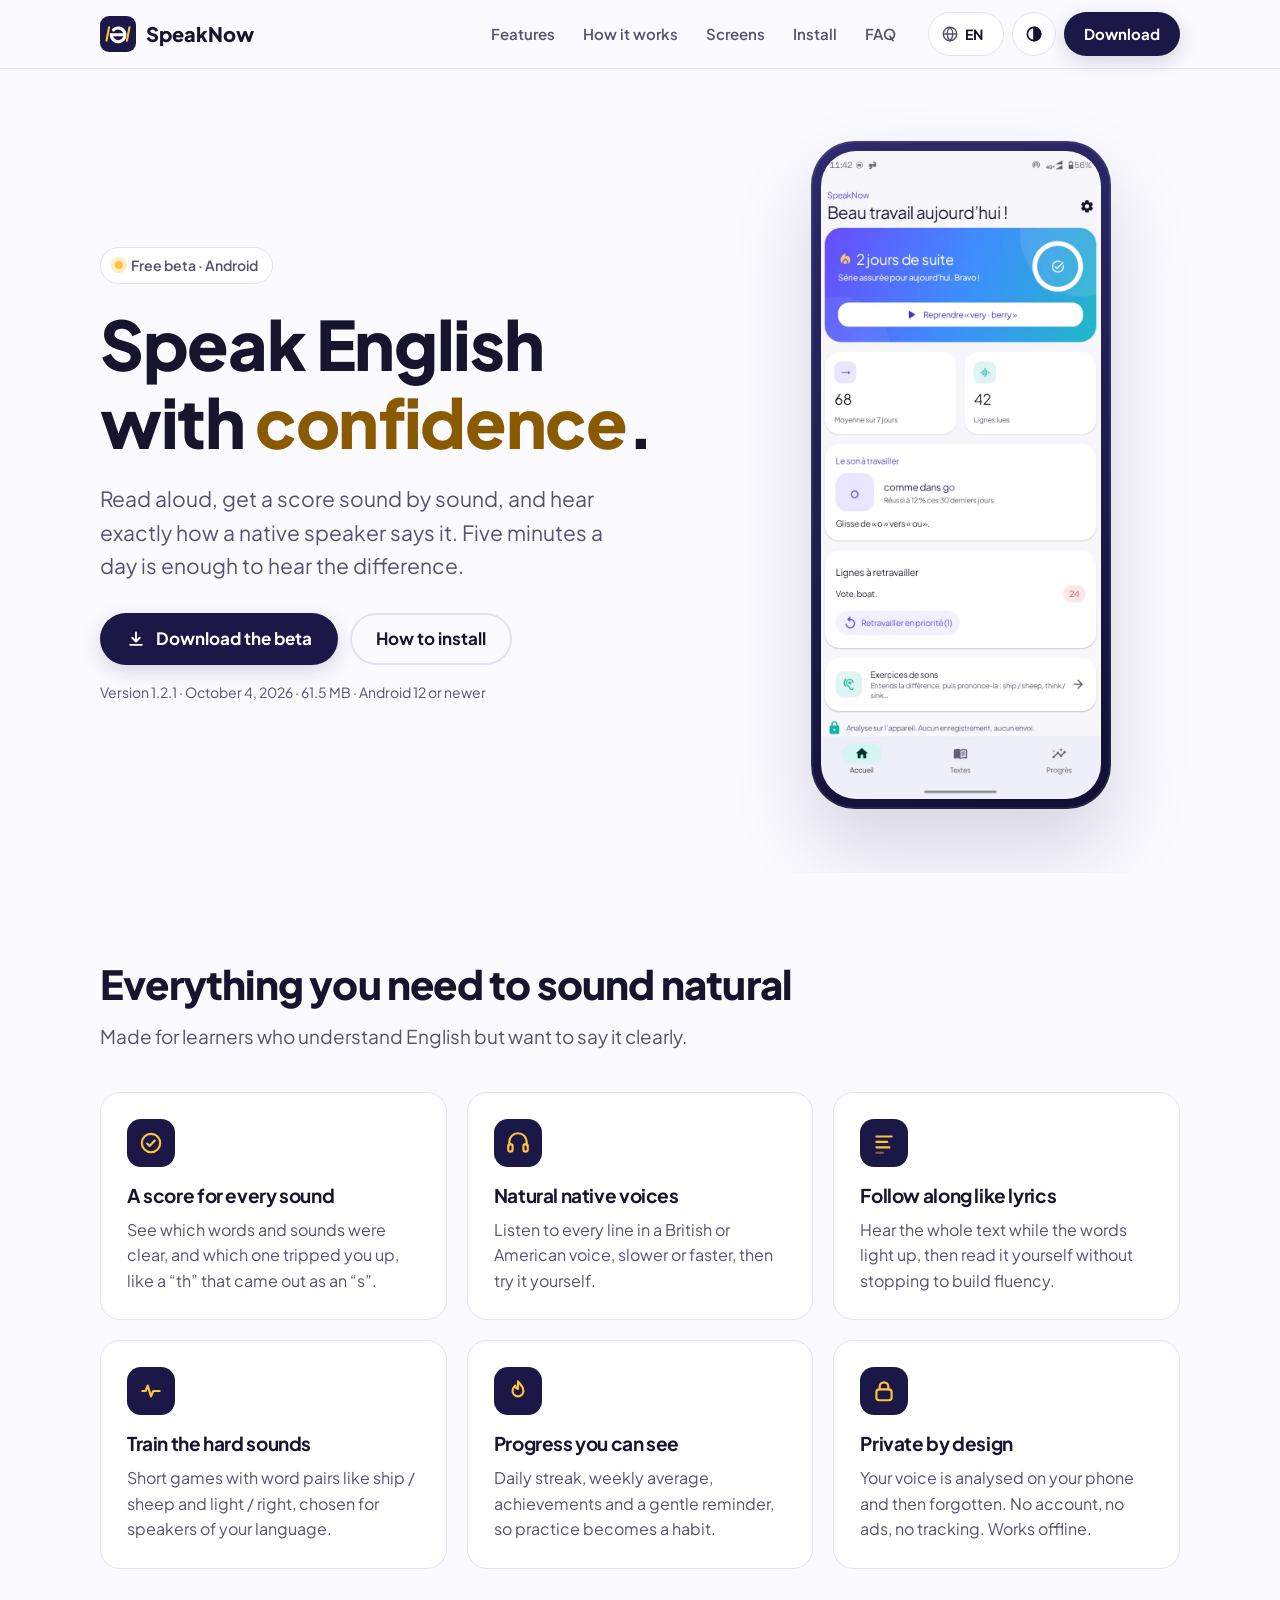
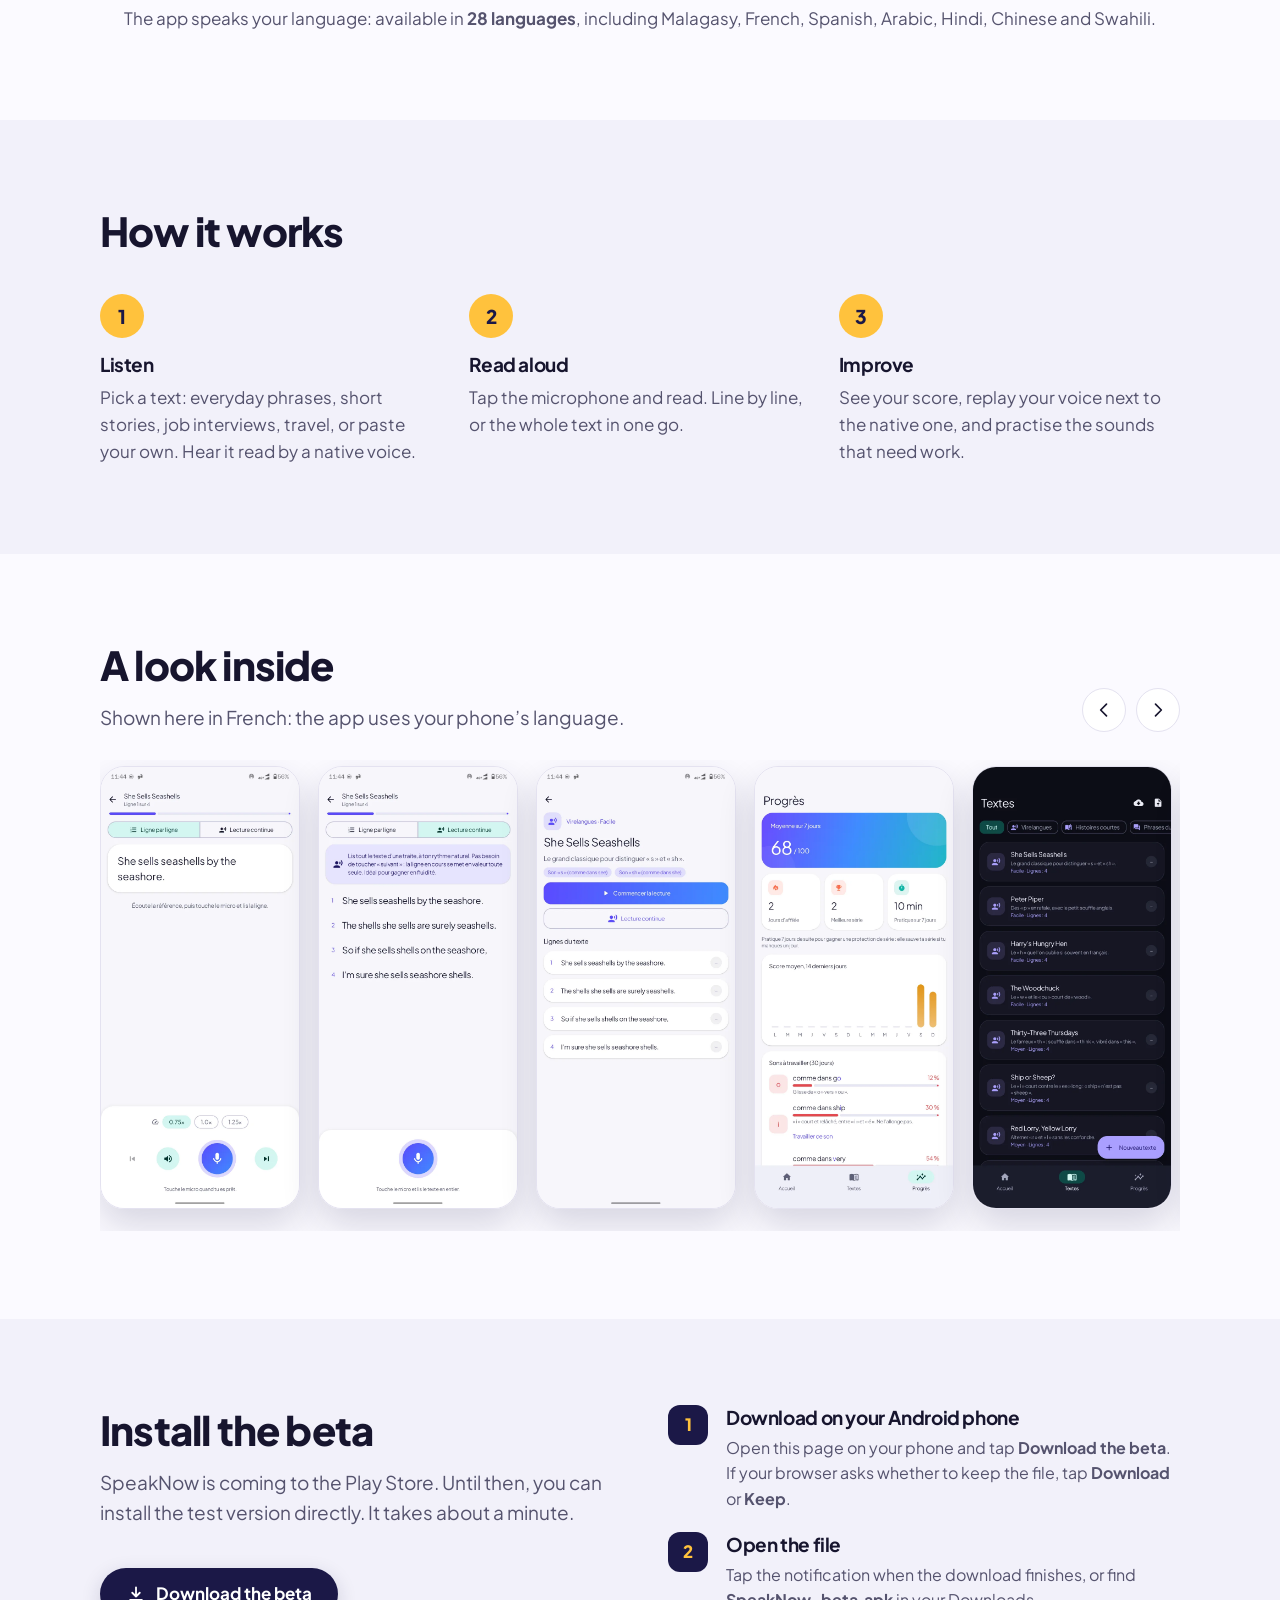
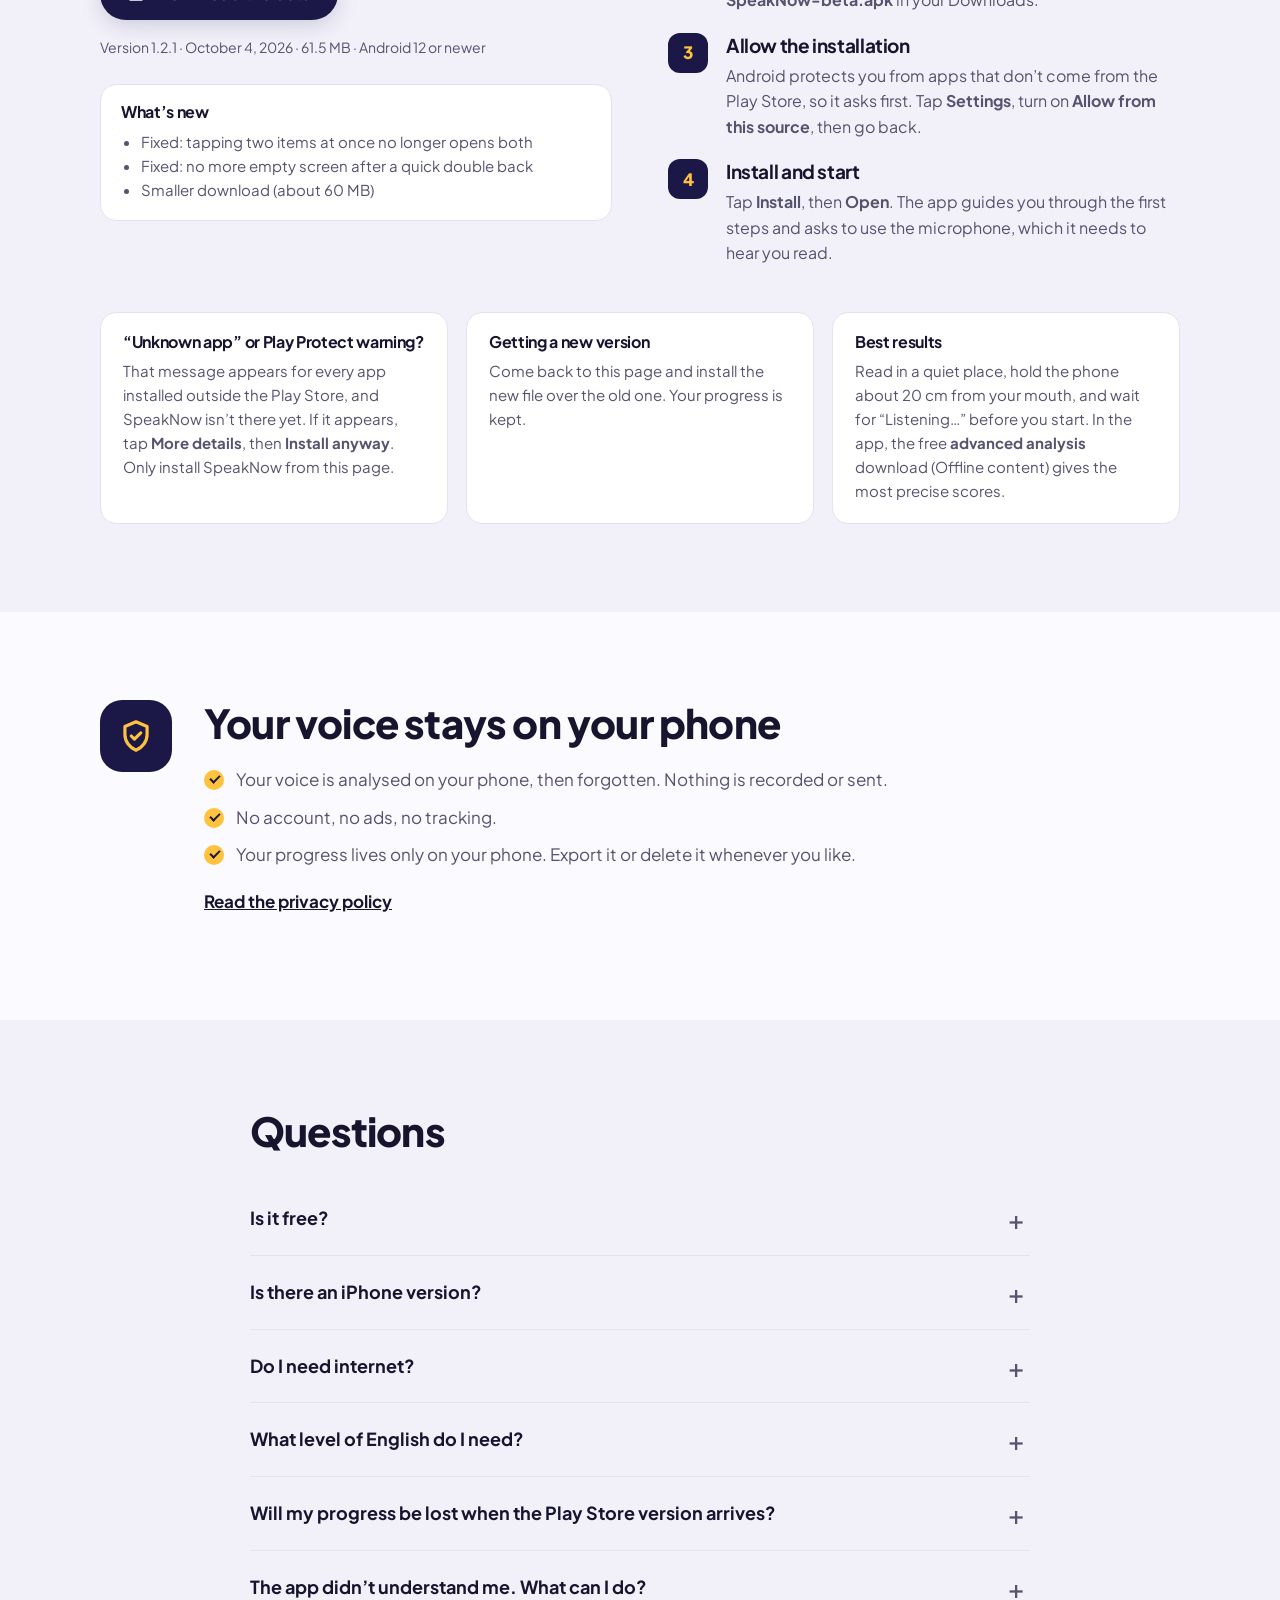
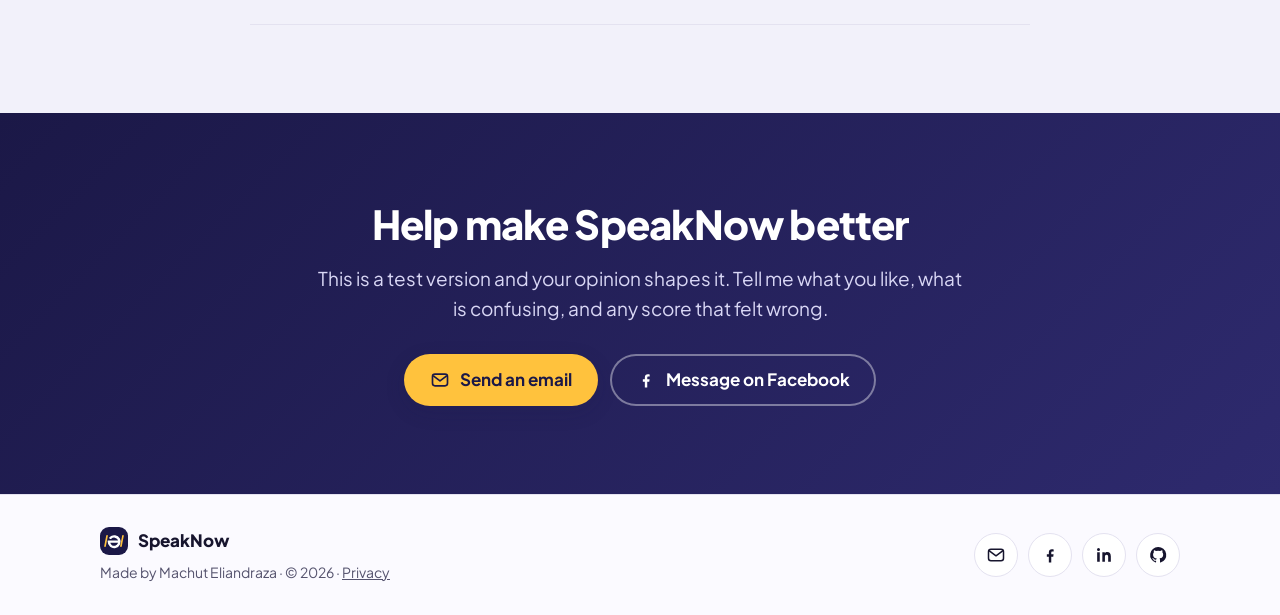
<file: docs/index.html>
<!doctype html>
<html lang="en">
<head>
<meta charset="utf-8">
<meta name="viewport" content="width=device-width, initial-scale=1">
<script>
  // Apply the saved theme before the page paints, so it never flashes the wrong colours.
  try { var t = localStorage.getItem('speaknow-theme'); if (t === 'light' || t === 'dark') document.documentElement.dataset.theme = t; } catch (e) {}
</script>
<title>SpeakNow: speak English with confidence</title>
<meta name="description" content="Read aloud, get a score sound by sound, and hear how a native speaker says it. Free beta for Android. Your voice never leaves your phone.">
<meta name="theme-color" content="#1B1847">
<meta name="author" content="Machut Eliandraza">
<meta property="og:type" content="website">
<meta property="og:site_name" content="SpeakNow">
<meta property="og:title" content="SpeakNow: speak English with confidence">
<meta property="og:description" content="Read aloud, get a score sound by sound, and hear how a native speaker says it. Free beta for Android.">
<meta property="og:url" content="https://speaknow.dev/">
<meta property="og:image" content="https://speaknow.dev/assets/og.png">
<meta property="og:image:width" content="1200">
<meta property="og:image:height" content="630">
<meta name="twitter:card" content="summary_large_image">
<link rel="canonical" href="https://speaknow.dev/">
<link rel="icon" href="assets/icon.svg" type="image/svg+xml">
<link rel="apple-touch-icon" href="assets/icon-180.png">
<link rel="preconnect" href="https://fonts.googleapis.com">
<link rel="preconnect" href="https://fonts.gstatic.com" crossorigin>
<link href="https://fonts.googleapis.com/css2?family=Plus+Jakarta+Sans:wght@400;500;600;700;800&display=swap" rel="stylesheet">
<link rel="stylesheet" href="assets/site.css">
</head>
<body>
<a class="skip" href="#main" data-i18n="skip">Skip to content</a>

<header class="nav">
  <div class="wrap nav-inner">
    <a class="brand" href="#top" aria-label="SpeakNow">
      <img src="assets/icon.svg" alt="" width="36" height="36">
      <span>SpeakNow</span>
    </a>
    <nav id="site-nav" class="nav-links" aria-label="Main">
      <a href="#features" data-i18n="nav.features">Features</a>
      <a href="#how" data-i18n="nav.how">How it works</a>
      <a href="#screens" data-i18n="nav.screens">Screens</a>
      <a href="#install" data-i18n="nav.install">Install</a>
      <a href="#faq" data-i18n="nav.faq">FAQ</a>
    </nav>
    <div class="nav-tools">
      <label class="select">
        <span class="sr-only" data-i18n="lang.label">Language</span>
        <svg viewBox="0 0 24 24" aria-hidden="true"><circle cx="12" cy="12" r="9"/><path d="M3 12h18M12 3c2.5 2.5 3.8 5.5 3.8 9S14.5 18.5 12 21c-2.5-2.5-3.8-5.5-3.8-9S9.5 5.5 12 3z"/></svg>
        <select class="js-lang">
          <option value="en">EN</option>
          <option value="fr">FR</option>
          <option value="mg">MG</option>
        </select>
      </label>
      <button class="icon-btn js-theme" type="button" aria-label="Theme">
        <svg class="i-auto" viewBox="0 0 24 24" aria-hidden="true"><circle cx="12" cy="12" r="8"/><path d="M12 4a8 8 0 0 1 0 16z" fill="currentColor"/></svg>
        <svg class="i-light" viewBox="0 0 24 24" aria-hidden="true"><circle cx="12" cy="12" r="4"/><path d="M12 2.5v2.2M12 19.3v2.2M4.6 4.6l1.6 1.6M17.8 17.8l1.6 1.6M2.5 12h2.2M19.3 12h2.2M4.6 19.4l1.6-1.6M17.8 6.2l1.6-1.6"/></svg>
        <svg class="i-dark" viewBox="0 0 24 24" aria-hidden="true"><path d="M20 14.5A8 8 0 0 1 9.5 4a8 8 0 1 0 10.5 10.5z"/></svg>
      </button>
      <a class="btn btn-small js-download nav-download" href="#install" data-i18n="nav.download">Download</a>
      <button class="icon-btn menu-btn js-menu" type="button" aria-expanded="false" aria-controls="site-nav">
        <span class="sr-only" data-i18n="nav.menu">Menu</span>
        <svg viewBox="0 0 24 24" aria-hidden="true"><path d="M4 7h16M4 12h16M4 17h16"/></svg>
      </button>
    </div>
  </div>
</header>

<main id="main">

  <section id="top" class="hero">
    <div class="wrap hero-inner">
      <div class="hero-copy">
        <p class="pill"><span class="dot"></span> <span data-i18n="hero.pill">Free beta · Android</span></p>
        <h1 tabindex="-1" data-i18n="hero.title_html">Speak English with <span class="accent">confidence</span>.</h1>
        <p class="lead" data-i18n="hero.lead">Read aloud, get a score sound by sound, and hear exactly how a native speaker says it. Five minutes a day is enough to hear the difference.</p>
        <div class="cta">
          <a class="btn js-download" href="#install">
            <svg viewBox="0 0 24 24" width="20" height="20" aria-hidden="true"><path d="M12 4v11m0 0l-4.5-4.5M12 15l4.5-4.5M5 19h14" fill="none" stroke="currentColor" stroke-width="2.2" stroke-linecap="round" stroke-linejoin="round"/></svg>
            <span class="js-download-label" data-i18n="hero.download">Download the beta</span>
          </a>
          <a class="btn btn-ghost" href="#install" data-i18n="hero.how">How to install</a>
        </div>
        <p class="meta js-meta" data-i18n="meta.default">Android 12 or newer · Free · No account needed</p>
      </div>
      <div class="hero-visual">
        <div class="phone">
          <img class="shot-light" src="screenshots/home-light.webp" alt="SpeakNow home screen" width="720" height="1604">
          <img class="shot-dark" src="screenshots/home-dark.webp" alt="SpeakNow home screen, dark theme" width="720" height="1604">
        </div>
      </div>
    </div>
  </section>

  <section id="features" class="section">
    <div class="wrap">
      <h2 tabindex="-1" data-i18n="features.title">Everything you need to sound natural</h2>
      <p class="section-lead" data-i18n="features.lead">Made for learners who understand English but want to say it clearly.</p>
      <div class="grid">
        <article class="card">
          <div class="icon-badge"><svg viewBox="0 0 24 24" aria-hidden="true"><circle cx="12" cy="12" r="8.5"/><path d="M8.5 12.5l2.2 2.2 4.8-5"/></svg></div>
          <h3 data-i18n="f1.t">A score for every sound</h3>
          <p data-i18n="f1.p">See which words and sounds were clear, and which one tripped you up, like a “th” that came out as an “s”.</p>
        </article>
        <article class="card">
          <div class="icon-badge"><svg viewBox="0 0 24 24" aria-hidden="true"><path d="M4 14v-3a8 8 0 0 1 16 0v3"/><rect x="3" y="13" width="4" height="7" rx="2"/><rect x="17" y="13" width="4" height="7" rx="2"/></svg></div>
          <h3 data-i18n="f2.t">Natural native voices</h3>
          <p data-i18n="f2.p">Listen to every line in a British or American voice, slower or faster, then try it yourself.</p>
        </article>
        <article class="card">
          <div class="icon-badge"><svg viewBox="0 0 24 24" aria-hidden="true"><path d="M5 6h14M5 11h10M5 16h12"/><path d="M5 21h6" opacity=".45"/></svg></div>
          <h3 data-i18n="f3.t">Follow along like lyrics</h3>
          <p data-i18n="f3.p">Hear the whole text while the words light up, then read it yourself without stopping to build fluency.</p>
        </article>
        <article class="card">
          <div class="icon-badge"><svg viewBox="0 0 24 24" aria-hidden="true"><path d="M4 12h3l2-5 3 10 2-5h6"/></svg></div>
          <h3 data-i18n="f4.t">Train the hard sounds</h3>
          <p data-i18n="f4.p">Short games with word pairs like ship / sheep and light / right, chosen for speakers of your language.</p>
        </article>
        <article class="card">
          <div class="icon-badge"><svg viewBox="0 0 24 24" aria-hidden="true"><path d="M12 3c2 3 5 4.5 5 9a5 5 0 0 1-10 0c0-2.5 1.5-4 2.5-5 .3 1.8 1.2 2.8 2.5 3C12 7.5 12 5 12 3z"/></svg></div>
          <h3 data-i18n="f5.t">Progress you can see</h3>
          <p data-i18n="f5.p">Daily streak, weekly average, achievements and a gentle reminder, so practice becomes a habit.</p>
        </article>
        <article class="card">
          <div class="icon-badge"><svg viewBox="0 0 24 24" aria-hidden="true"><rect x="5" y="10.5" width="14" height="10" rx="2.5"/><path d="M8 10.5V8a4 4 0 0 1 8 0v2.5"/></svg></div>
          <h3 data-i18n="f6.t">Private by design</h3>
          <p data-i18n="f6.p">Your voice is analysed on your phone and then forgotten. No account, no ads, no tracking. Works offline.</p>
        </article>
      </div>
      <p class="languages" data-i18n="features.languages_html">The app speaks your language: available in <strong>28 languages</strong>, including Malagasy, French, Spanish, Arabic, Hindi, Chinese and Swahili.</p>
    </div>
  </section>

  <section id="how" class="section section-alt">
    <div class="wrap">
      <h2 tabindex="-1" data-i18n="how.title">How it works</h2>
      <ol class="steps">
        <li>
          <span class="step-num">1</span>
          <h3 data-i18n="s1.t">Listen</h3>
          <p data-i18n="s1.p">Pick a text: everyday phrases, short stories, job interviews, travel, or paste your own. Hear it read by a native voice.</p>
        </li>
        <li>
          <span class="step-num">2</span>
          <h3 data-i18n="s2.t">Read aloud</h3>
          <p data-i18n="s2.p">Tap the microphone and read. Line by line, or the whole text in one go.</p>
        </li>
        <li>
          <span class="step-num">3</span>
          <h3 data-i18n="s3.t">Improve</h3>
          <p data-i18n="s3.p">See your score, replay your voice next to the native one, and practise the sounds that need work.</p>
        </li>
      </ol>
    </div>
  </section>

  <section id="screens" class="section">
    <div class="wrap">
      <div class="gallery-head">
        <div>
          <h2 tabindex="-1" data-i18n="screens.title">A look inside</h2>
          <p class="section-lead" data-i18n="screens.lead">Shown here in French: the app uses your phone’s language.</p>
        </div>
        <div class="gallery-arrows">
          <button class="icon-btn js-prev" type="button" aria-label="Previous screens" data-i18n-aria="screens.prev"><svg viewBox="0 0 24 24" aria-hidden="true"><path d="M15 5l-7 7 7 7"/></svg></button>
          <button class="icon-btn js-next" type="button" aria-label="Next screens" data-i18n-aria="screens.next"><svg viewBox="0 0 24 24" aria-hidden="true"><path d="M9 5l7 7-7 7"/></svg></button>
        </div>
      </div>
      <div class="gallery js-gallery" tabindex="0">
        <img src="screenshots/practice.webp" alt="Practising a line" loading="lazy" width="720" height="1604">
        <img src="screenshots/lyrics.webp" alt="Reading the whole text, lyrics style" loading="lazy" width="720" height="1604">
        <img src="screenshots/text.webp" alt="A text and its lines" loading="lazy" width="720" height="1604">
        <img src="screenshots/progress.webp" alt="Progress and sounds to work on" loading="lazy" width="720" height="1604">
        <img src="screenshots/texts-dark.webp" alt="Library of texts, dark theme" loading="lazy" width="720" height="1604">
        <img src="screenshots/offline.webp" alt="Offline content: voices and texts" loading="lazy" width="720" height="1604">
        <img src="screenshots/progress-dark.webp" alt="Progress, dark theme" loading="lazy" width="720" height="1604">
        <img src="screenshots/settings-dark.webp" alt="Settings, dark theme" loading="lazy" width="720" height="1604">
      </div>
    </div>
  </section>

  <section id="install" class="section section-alt">
    <div class="wrap install">
      <div>
        <h2 tabindex="-1" data-i18n="install.title">Install the beta</h2>
        <p class="section-lead" data-i18n="install.lead">SpeakNow is coming to the Play Store. Until then, you can install the test version directly. It takes about a minute.</p>
        <div class="download-box">
          <a class="btn js-download" href="#install">
            <svg viewBox="0 0 24 24" width="20" height="20" aria-hidden="true"><path d="M12 4v11m0 0l-4.5-4.5M12 15l4.5-4.5M5 19h14" fill="none" stroke="currentColor" stroke-width="2.2" stroke-linecap="round" stroke-linejoin="round"/></svg>
            <span class="js-download-label" data-i18n="hero.download">Download the beta</span>
          </a>
          <p class="meta js-meta" data-i18n="meta.default">Android 12 or newer · Free · No account needed</p>
          <div class="notes js-notes" hidden>
            <h3 data-i18n="notes.title">What’s new</h3>
            <ul class="js-notes-list"></ul>
          </div>
        </div>
      </div>
      <ol class="guide">
        <li>
          <h3 data-i18n="g1.t">Download on your Android phone</h3>
          <p data-i18n="g1.p_html">Open this page on your phone and tap <strong>Download the beta</strong>. If your browser asks whether to keep the file, tap <strong>Download</strong> or <strong>Keep</strong>.</p>
        </li>
        <li>
          <h3 data-i18n="g2.t">Open the file</h3>
          <p data-i18n="g2.p_html">Tap the notification when the download finishes, or find <strong>SpeakNow-beta.apk</strong> in your Downloads.</p>
        </li>
        <li>
          <h3 data-i18n="g3.t">Allow the installation</h3>
          <p data-i18n="g3.p_html">Android protects you from apps that don’t come from the Play Store, so it asks first. Tap <strong>Settings</strong>, turn on <strong>Allow from this source</strong>, then go back.</p>
        </li>
        <li>
          <h3 data-i18n="g4.t">Install and start</h3>
          <p data-i18n="g4.p_html">Tap <strong>Install</strong>, then <strong>Open</strong>. The app guides you through the first steps and asks to use the microphone, which it needs to hear you read.</p>
        </li>
      </ol>
      <div class="tips">
        <div class="tip">
          <h3 data-i18n="tip1.t">“Unknown app” or Play Protect warning?</h3>
          <p data-i18n="tip1.p_html">That message appears for every app installed outside the Play Store, and SpeakNow isn’t there yet. If it appears, tap <strong>More details</strong>, then <strong>Install anyway</strong>. Only install SpeakNow from this page.</p>
        </div>
        <div class="tip">
          <h3 data-i18n="tip2.t">Getting a new version</h3>
          <p data-i18n="tip2.p">Come back to this page and install the new file over the old one. Your progress is kept.</p>
        </div>
        <div class="tip">
          <h3 data-i18n="tip3.t">Best results</h3>
          <p data-i18n="tip3.p_html">Read in a quiet place, hold the phone about 20 cm from your mouth, and wait for “Listening…” before you start. In the app, the free <strong>advanced analysis</strong> download (Offline content) gives the most precise scores.</p>
        </div>
      </div>
    </div>
  </section>

  <section class="section privacy">
    <div class="wrap privacy-inner">
      <div class="privacy-icon" aria-hidden="true">
        <svg viewBox="0 0 24 24"><path d="M12 3l7 3v5c0 4.5-3 8.3-7 10-4-1.7-7-5.5-7-10V6l7-3z"/><path d="M9 12l2 2 4-4"/></svg>
      </div>
      <div>
        <h2 data-i18n="privacy.title">Your voice stays on your phone</h2>
        <ul class="checks">
          <li data-i18n="privacy.c1">Your voice is analysed on your phone, then forgotten. Nothing is recorded or sent.</li>
          <li data-i18n="privacy.c2">No account, no ads, no tracking.</li>
          <li data-i18n="privacy.c3">Your progress lives only on your phone. Export it or delete it whenever you like.</li>
        </ul>
        <p><a href="privacy.html" data-i18n="privacy.link">Read the privacy policy</a></p>
      </div>
    </div>
  </section>

  <section id="faq" class="section section-alt">
    <div class="wrap faq">
      <h2 tabindex="-1" data-i18n="faq.title">Questions</h2>
      <details>
        <summary data-i18n="q1.q">Is it free?</summary>
        <p data-i18n="q1.a">Yes. The beta is completely free, with no ads.</p>
      </details>
      <details>
        <summary data-i18n="q2.q">Is there an iPhone version?</summary>
        <p data-i18n="q2.a">Not yet. SpeakNow is for Android phones for now.</p>
      </details>
      <details>
        <summary data-i18n="q3.q">Do I need internet?</summary>
        <p data-i18n="q3.a">Only to download extra content, such as natural voices and more texts. After that, you can practise anywhere, even offline.</p>
      </details>
      <details>
        <summary data-i18n="q4.q">What level of English do I need?</summary>
        <p data-i18n="q4.a">If you can read simple English sentences, you can use SpeakNow. Texts go from beginner to advanced, and you can practise with your own texts too.</p>
      </details>
      <details>
        <summary data-i18n="q5.q">Will my progress be lost when the Play Store version arrives?</summary>
        <p data-i18n="q5.a_html">Before switching, use <strong>Settings → Export my data</strong> in the app. You can restore it in the new version with <strong>Settings → Restore from a file</strong>.</p>
      </details>
      <details>
        <summary data-i18n="q6.q">The app didn’t understand me. What can I do?</summary>
        <p data-i18n="q6.a_html">Wait for “Listening…” before you speak, read at your normal pace, and avoid noisy places or Bluetooth headsets. For the most accurate results, install the free advanced analysis in <strong>Offline content</strong>.</p>
      </details>
    </div>
  </section>

  <section id="feedback" class="section feedback">
    <div class="wrap feedback-inner">
      <h2 tabindex="-1" data-i18n="feedback.title">Help make SpeakNow better</h2>
      <p data-i18n="feedback.lead">This is a test version and your opinion shapes it. Tell me what you like, what is confusing, and any score that felt wrong.</p>
      <div class="feedback-actions">
        <a class="btn btn-light" href="mailto:emachut.work@gmail.com?subject=SpeakNow%20beta">
          <svg viewBox="0 0 24 24" width="20" height="20" aria-hidden="true"><rect x="3" y="5" width="18" height="14" rx="3" fill="none" stroke="currentColor" stroke-width="2"/><path d="M4 7l8 6 8-6" fill="none" stroke="currentColor" stroke-width="2" stroke-linejoin="round"/></svg>
          <span data-i18n="feedback.email">Send an email</span>
        </a>
        <a class="btn btn-outline-light" href="https://www.facebook.com/profile.php?id=61552722374374" rel="noopener">
          <svg viewBox="0 0 24 24" width="20" height="20" aria-hidden="true"><path fill="currentColor" d="M13.5 21v-7h2.4l.4-2.9h-2.8V9.3c0-.8.3-1.4 1.4-1.4h1.5V5.3c-.3 0-1.2-.1-2.2-.1-2.2 0-3.6 1.3-3.6 3.7v2.2H8.2V14h2.4v7z"/></svg>
          <span data-i18n="feedback.facebook">Message on Facebook</span>
        </a>
      </div>
    </div>
  </section>

</main>

<footer class="footer">
  <div class="wrap footer-inner">
    <div class="footer-brand">
      <div class="brand">
        <img src="assets/icon.svg" alt="" width="28" height="28">
        <span>SpeakNow</span>
      </div>
      <p><span data-i18n="footer.by">Made by Machut Eliandraza</span> · © 2026 · <a href="privacy.html" data-i18n="footer.privacy">Privacy</a></p>
    </div>
    <nav class="social" aria-label="Contact">
      <a href="mailto:emachut.work@gmail.com" aria-label="Email: emachut.work@gmail.com" title="emachut.work@gmail.com">
        <svg viewBox="0 0 24 24" aria-hidden="true"><rect x="3" y="5" width="18" height="14" rx="3"/><path d="M4 7l8 6 8-6"/></svg>
      </a>
      <a href="https://www.facebook.com/profile.php?id=61552722374374" rel="noopener" aria-label="Facebook: ELIANDRAZA Machut" title="Facebook">
        <svg viewBox="0 0 24 24" aria-hidden="true" class="filled"><path d="M13.5 21v-7h2.4l.4-2.9h-2.8V9.3c0-.8.3-1.4 1.4-1.4h1.5V5.3c-.3 0-1.2-.1-2.2-.1-2.2 0-3.6 1.3-3.6 3.7v2.2H8.2V14h2.4v7z"/></svg>
      </a>
      <a href="https://www.linkedin.com/in/machut-eliandraza-a1ba381b6/" rel="noopener" aria-label="LinkedIn: Machut Eliandraza" title="LinkedIn">
        <svg viewBox="0 0 24 24" aria-hidden="true" class="filled"><path d="M6.9 8.6H3.8V20h3.1zM5.4 3.6a1.8 1.8 0 1 0 0 3.6 1.8 1.8 0 0 0 0-3.6zM20.2 13.4c0-3-1.6-4.9-4.3-4.9-1.4 0-2.4.7-2.9 1.5V8.6H10V20h3.1v-5.8c0-1.5.7-2.6 2-2.6s1.9 1 1.9 2.6V20h3.2z"/></svg>
      </a>
      <a href="https://github.com/machut-rgb" rel="noopener" aria-label="GitHub: machut-rgb" title="GitHub">
        <svg viewBox="0 0 24 24" aria-hidden="true" class="filled"><path d="M12 2.5a9.5 9.5 0 0 0-3 18.5c.5.1.7-.2.7-.5v-1.7c-2.7.6-3.2-1.2-3.2-1.2-.4-1.1-1.1-1.4-1.1-1.4-.9-.6.1-.6.1-.6 1 .1 1.5 1 1.5 1 .9 1.5 2.3 1.1 2.9.8.1-.6.3-1.1.6-1.3-2.1-.2-4.4-1.1-4.4-4.7 0-1 .4-1.9 1-2.6-.1-.2-.4-1.2.1-2.5 0 0 .8-.3 2.6 1a9 9 0 0 1 4.7 0c1.8-1.3 2.6-1 2.6-1 .5 1.3.2 2.3.1 2.5.6.7 1 1.6 1 2.6 0 3.7-2.3 4.5-4.4 4.7.3.3.6.9.6 1.8v2.7c0 .3.2.6.7.5A9.5 9.5 0 0 0 12 2.5z"/></svg>
      </a>
    </nav>
  </div>
</footer>

<script src="assets/i18n.js"></script>
<script src="assets/site.js"></script>
</body>
</html>
</file>
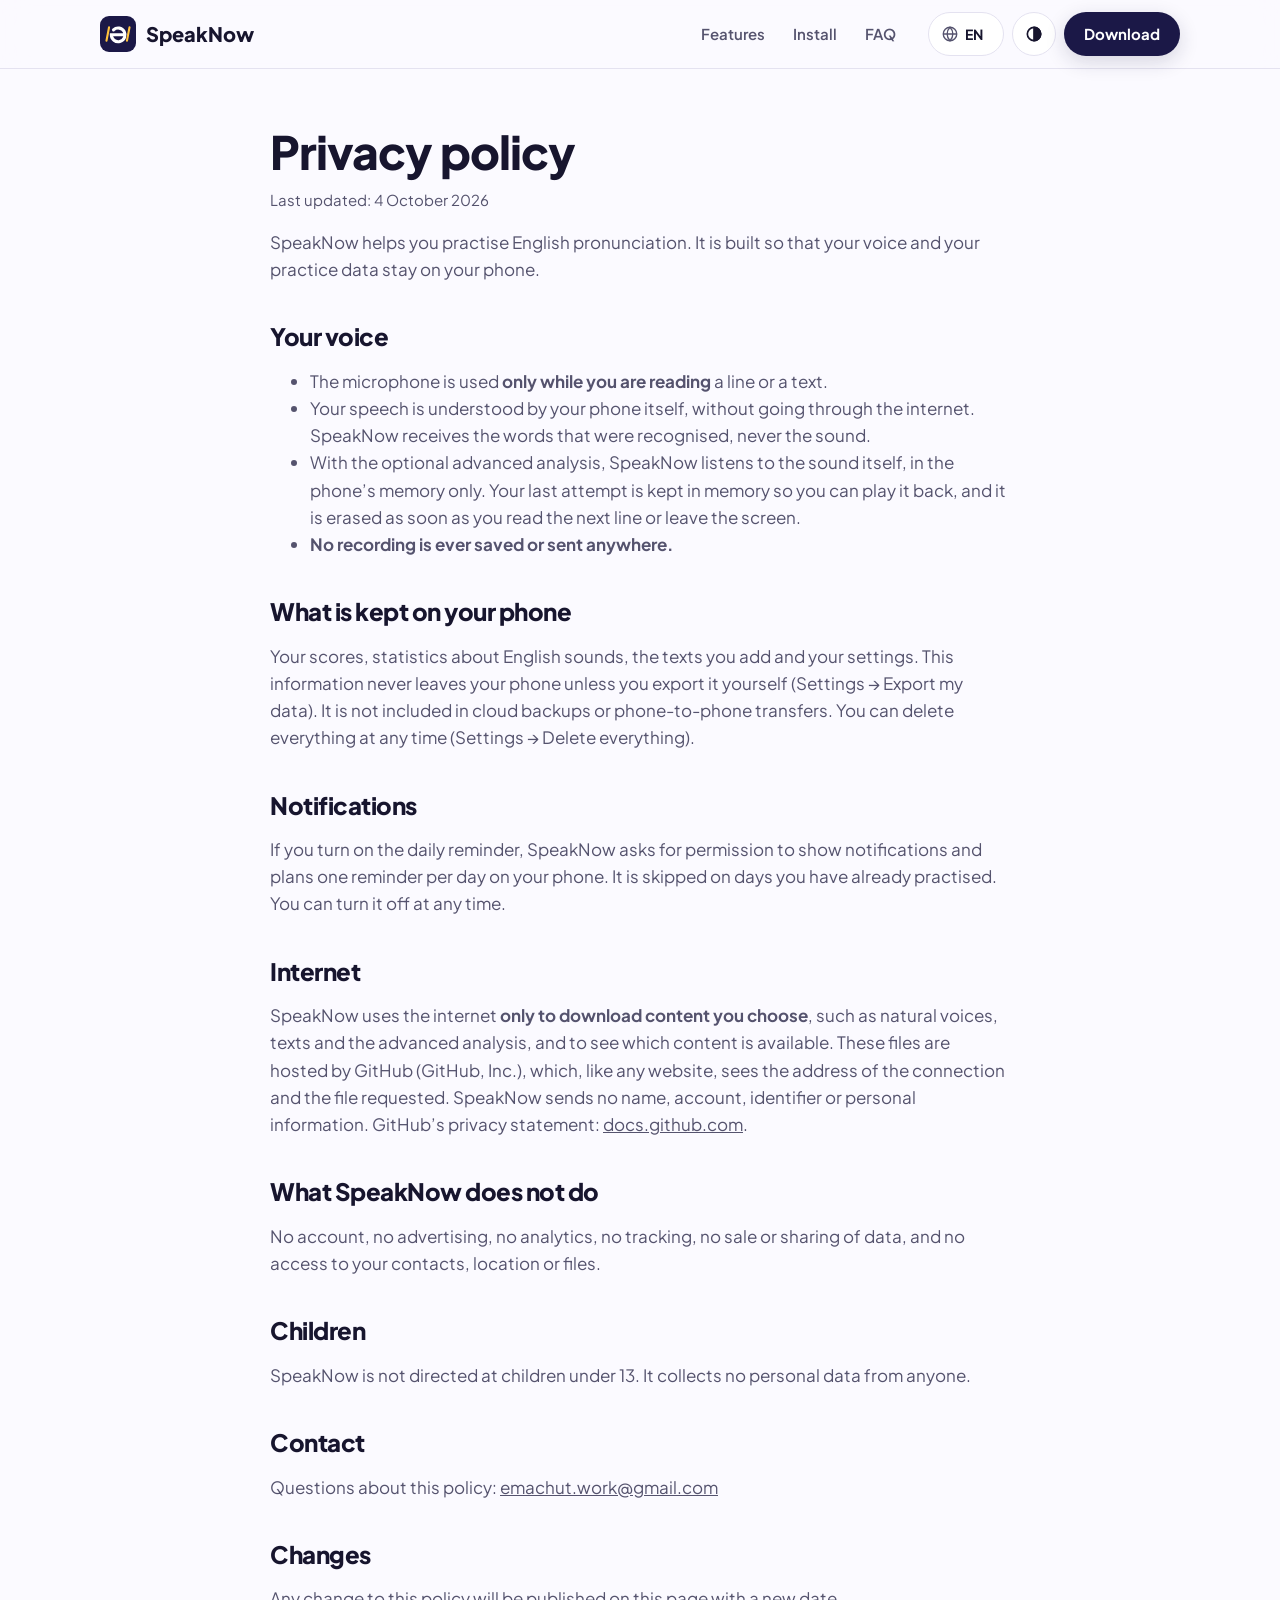
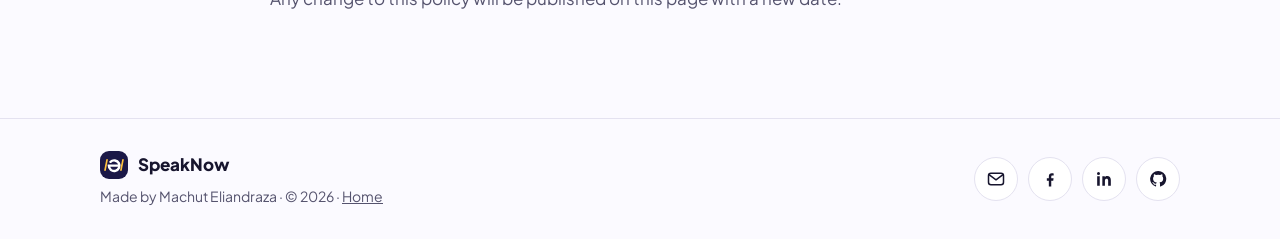
<file: docs/privacy.html>
<!doctype html>
<html lang="en">
<head>
<meta charset="utf-8">
<meta name="viewport" content="width=device-width, initial-scale=1">
<script>
  try { var t = localStorage.getItem('speaknow-theme'); if (t === 'light' || t === 'dark') document.documentElement.dataset.theme = t; } catch (e) {}
</script>
<title data-i18n-page-title="pp.doc.title">Privacy policy · SpeakNow</title>
<meta name="description" content="How SpeakNow handles your voice and your data: everything stays on your phone.">
<meta name="theme-color" content="#1B1847">
<link rel="canonical" href="https://speaknow.dev/privacy.html">
<link rel="icon" href="assets/icon.svg" type="image/svg+xml">
<link rel="preconnect" href="https://fonts.googleapis.com">
<link rel="preconnect" href="https://fonts.gstatic.com" crossorigin>
<link href="https://fonts.googleapis.com/css2?family=Plus+Jakarta+Sans:wght@400;600;700;800&display=swap" rel="stylesheet">
<link rel="stylesheet" href="assets/site.css">
</head>
<body class="page-doc">
<a class="skip" href="#main" data-i18n="skip">Skip to content</a>

<header class="nav">
  <div class="wrap nav-inner">
    <a class="brand" href="./" aria-label="SpeakNow">
      <img src="assets/icon.svg" alt="" width="36" height="36">
      <span>SpeakNow</span>
    </a>
    <nav id="site-nav" class="nav-links" aria-label="Main">
      <a href="./#features" data-i18n="nav.features">Features</a>
      <a href="./#install" data-i18n="nav.install">Install</a>
      <a href="./#faq" data-i18n="nav.faq">FAQ</a>
    </nav>
    <div class="nav-tools">
      <label class="select">
        <span class="sr-only" data-i18n="lang.label">Language</span>
        <svg viewBox="0 0 24 24" aria-hidden="true"><circle cx="12" cy="12" r="9"/><path d="M3 12h18M12 3c2.5 2.5 3.8 5.5 3.8 9S14.5 18.5 12 21c-2.5-2.5-3.8-5.5-3.8-9S9.5 5.5 12 3z"/></svg>
        <select class="js-lang">
          <option value="en">EN</option>
          <option value="fr">FR</option>
          <option value="mg">MG</option>
        </select>
      </label>
      <button class="icon-btn js-theme" type="button" aria-label="Theme">
        <svg class="i-auto" viewBox="0 0 24 24" aria-hidden="true"><circle cx="12" cy="12" r="8"/><path d="M12 4a8 8 0 0 1 0 16z" fill="currentColor"/></svg>
        <svg class="i-light" viewBox="0 0 24 24" aria-hidden="true"><circle cx="12" cy="12" r="4"/><path d="M12 2.5v2.2M12 19.3v2.2M4.6 4.6l1.6 1.6M17.8 17.8l1.6 1.6M2.5 12h2.2M19.3 12h2.2M4.6 19.4l1.6-1.6M17.8 6.2l1.6-1.6"/></svg>
        <svg class="i-dark" viewBox="0 0 24 24" aria-hidden="true"><path d="M20 14.5A8 8 0 0 1 9.5 4a8 8 0 1 0 10.5 10.5z"/></svg>
      </button>
      <a class="btn btn-small nav-download" href="./#install" data-i18n="nav.download">Download</a>
      <button class="icon-btn menu-btn js-menu" type="button" aria-expanded="false" aria-controls="site-nav">
        <span class="sr-only" data-i18n="nav.menu">Menu</span>
        <svg viewBox="0 0 24 24" aria-hidden="true"><path d="M4 7h16M4 12h16M4 17h16"/></svg>
      </button>
    </div>
  </div>
</header>

<main id="main" class="wrap doc">
  <h1 data-i18n="pp.title">Privacy policy</h1>
  <p class="updated" data-i18n="pp.updated">Last updated: 4 October 2026</p>
  <p data-i18n="pp.intro">SpeakNow helps you practise English pronunciation. It is built so that your voice and your practice data stay on your phone.</p>

  <h2 data-i18n="pp.voice.t">Your voice</h2>
  <ul>
    <li data-i18n="pp.voice.1_html">The microphone is used <strong>only while you are reading</strong> a line or a text.</li>
    <li data-i18n="pp.voice.2">Your speech is understood by your phone itself, without going through the internet. SpeakNow receives the words that were recognised, never the sound.</li>
    <li data-i18n="pp.voice.3">With the optional advanced analysis, SpeakNow listens to the sound itself, in the phone’s memory only. Your last attempt is kept in memory so you can play it back, and it is erased as soon as you read the next line or leave the screen.</li>
    <li data-i18n="pp.voice.4_html"><strong>No recording is ever saved or sent anywhere.</strong></li>
  </ul>

  <h2 data-i18n="pp.data.t">What is kept on your phone</h2>
  <p data-i18n="pp.data.p">Your scores, statistics about English sounds, the texts you add and your settings. This information never leaves your phone unless you export it yourself (Settings → Export my data). It is not included in cloud backups or phone-to-phone transfers. You can delete everything at any time (Settings → Delete everything).</p>

  <h2 data-i18n="pp.notif.t">Notifications</h2>
  <p data-i18n="pp.notif.p">If you turn on the daily reminder, SpeakNow asks for permission to show notifications and plans one reminder per day on your phone. It is skipped on days you have already practised. You can turn it off at any time.</p>

  <h2 data-i18n="pp.net.t">Internet</h2>
  <p data-i18n="pp.net.p_html">SpeakNow uses the internet <strong>only to download content you choose</strong>, such as natural voices, texts and the advanced analysis, and to see which content is available. These files are hosted by GitHub (GitHub, Inc.), which, like any website, sees the address of the connection and the file requested. SpeakNow sends no name, account, identifier or personal information. GitHub’s privacy statement: <a href="https://docs.github.com/site-policy/privacy-policies/github-general-privacy-statement">docs.github.com</a>.</p>

  <h2 data-i18n="pp.not.t">What SpeakNow does not do</h2>
  <p data-i18n="pp.not.p">No account, no advertising, no analytics, no tracking, no sale or sharing of data, and no access to your contacts, location or files.</p>

  <h2 data-i18n="pp.kids.t">Children</h2>
  <p data-i18n="pp.kids.p">SpeakNow is not directed at children under 13. It collects no personal data from anyone.</p>

  <h2 data-i18n="pp.contact.t">Contact</h2>
  <p data-i18n="pp.contact.p_html">Questions about this policy: <a href="mailto:emachut.work@gmail.com">emachut.work@gmail.com</a></p>

  <h2 data-i18n="pp.changes.t">Changes</h2>
  <p data-i18n="pp.changes.p">Any change to this policy will be published on this page with a new date.</p>
</main>

<footer class="footer">
  <div class="wrap footer-inner">
    <div class="footer-brand">
      <div class="brand">
        <img src="assets/icon.svg" alt="" width="28" height="28">
        <span>SpeakNow</span>
      </div>
      <p><span data-i18n="footer.by">Made by Machut Eliandraza</span> · © 2026 · <a href="./" data-i18n="pp.home">Home</a></p>
    </div>
    <nav class="social" aria-label="Contact">
      <a href="mailto:emachut.work@gmail.com" aria-label="Email: emachut.work@gmail.com" title="emachut.work@gmail.com">
        <svg viewBox="0 0 24 24" aria-hidden="true"><rect x="3" y="5" width="18" height="14" rx="3"/><path d="M4 7l8 6 8-6"/></svg>
      </a>
      <a href="https://www.facebook.com/profile.php?id=61552722374374" rel="noopener" aria-label="Facebook: ELIANDRAZA Machut" title="Facebook">
        <svg viewBox="0 0 24 24" aria-hidden="true" class="filled"><path d="M13.5 21v-7h2.4l.4-2.9h-2.8V9.3c0-.8.3-1.4 1.4-1.4h1.5V5.3c-.3 0-1.2-.1-2.2-.1-2.2 0-3.6 1.3-3.6 3.7v2.2H8.2V14h2.4v7z"/></svg>
      </a>
      <a href="https://www.linkedin.com/in/machut-eliandraza-a1ba381b6/" rel="noopener" aria-label="LinkedIn: Machut Eliandraza" title="LinkedIn">
        <svg viewBox="0 0 24 24" aria-hidden="true" class="filled"><path d="M6.9 8.6H3.8V20h3.1zM5.4 3.6a1.8 1.8 0 1 0 0 3.6 1.8 1.8 0 0 0 0-3.6zM20.2 13.4c0-3-1.6-4.9-4.3-4.9-1.4 0-2.4.7-2.9 1.5V8.6H10V20h3.1v-5.8c0-1.5.7-2.6 2-2.6s1.9 1 1.9 2.6V20h3.2z"/></svg>
      </a>
      <a href="https://github.com/machut-rgb" rel="noopener" aria-label="GitHub: machut-rgb" title="GitHub">
        <svg viewBox="0 0 24 24" aria-hidden="true" class="filled"><path d="M12 2.5a9.5 9.5 0 0 0-3 18.5c.5.1.7-.2.7-.5v-1.7c-2.7.6-3.2-1.2-3.2-1.2-.4-1.1-1.1-1.4-1.1-1.4-.9-.6.1-.6.1-.6 1 .1 1.5 1 1.5 1 .9 1.5 2.3 1.1 2.9.8.1-.6.3-1.1.6-1.3-2.1-.2-4.4-1.1-4.4-4.7 0-1 .4-1.9 1-2.6-.1-.2-.4-1.2.1-2.5 0 0 .8-.3 2.6 1a9 9 0 0 1 4.7 0c1.8-1.3 2.6-1 2.6-1 .5 1.3.2 2.3.1 2.5.6.7 1 1.6 1 2.6 0 3.7-2.3 4.5-4.4 4.7.3.3.6.9.6 1.8v2.7c0 .3.2.6.7.5A9.5 9.5 0 0 0 12 2.5z"/></svg>
      </a>
    </nav>
  </div>
</footer>

<script src="assets/i18n.js"></script>
<script src="assets/site.js"></script>
</body>
</html>
</file>
<file: docs/assets/site.css>
/* SpeakNow website. Light and dark themes: "auto" follows the device, the theme button
   sets data-theme="light" or "dark" on <html> to override it. */

:root {
  --navy: #1B1847;
  --navy-2: #2E2A6E;
  --amber: #FFC23D;
  --amber-ink: #8A5A00;
  --bg: #FBFAFF;
  --bg-alt: #F2F1FA;
  --surface: #FFFFFF;
  --ink: #17152E;
  --muted: #55536E;
  --line: #E4E2F0;
  --btn: #1B1847;
  --btn-ink: #FFFFFF;
  --badge: #1B1847;
  --nav-bg: rgba(251, 250, 255, .86);
  --shadow: rgba(27, 24, 71, .16);
  --radius: 20px;
  color-scheme: light;
}

@media (prefers-color-scheme: dark) {
  :root:not([data-theme="light"]) {
    --bg: #0F0D24;
    --bg-alt: #15133A;
    --surface: #1C1A42;
    --ink: #F3F2FF;
    --muted: #B8B6D6;
    --line: #2C2960;
    --btn: #FFC23D;
    --btn-ink: #1B1847;
    --amber-ink: #FFC23D;
    --badge: #2E2A6E;
    --nav-bg: rgba(15, 13, 36, .86);
    --shadow: rgba(0, 0, 0, .45);
    color-scheme: dark;
  }
}

:root[data-theme="dark"] {
  --bg: #0F0D24;
  --bg-alt: #15133A;
  --surface: #1C1A42;
  --ink: #F3F2FF;
  --muted: #B8B6D6;
  --line: #2C2960;
  --btn: #FFC23D;
  --btn-ink: #1B1847;
  --amber-ink: #FFC23D;
  --badge: #2E2A6E;
  --nav-bg: rgba(15, 13, 36, .86);
  --shadow: rgba(0, 0, 0, .45);
  color-scheme: dark;
}

* { box-sizing: border-box; }

html { scroll-behavior: smooth; scroll-padding-top: 84px; }

body {
  margin: 0;
  background: var(--bg);
  color: var(--ink);
  font-family: 'Plus Jakarta Sans', system-ui, -apple-system, 'Segoe UI', sans-serif;
  font-size: 17px;
  line-height: 1.6;
  -webkit-font-smoothing: antialiased;
  transition: background-color .25s ease, color .25s ease;
}

a { color: inherit; }
img { max-width: 100%; height: auto; }

.wrap { width: 100%; max-width: 1120px; margin: 0 auto; padding: 0 20px; }

h1, h2, h3 { line-height: 1.15; letter-spacing: -0.02em; margin: 0; }
h2 { font-size: clamp(28px, 4vw, 40px); font-weight: 800; }
h3 { font-size: 19px; font-weight: 700; }
h1[tabindex]:focus, h2[tabindex]:focus { outline: none; }

.sr-only {
  position: absolute; width: 1px; height: 1px; padding: 0; margin: -1px;
  overflow: hidden; clip: rect(0 0 0 0); white-space: nowrap; border: 0;
}

.skip {
  position: absolute; left: 12px; top: -60px; z-index: 50;
  padding: 10px 16px; border-radius: 10px;
  background: var(--amber); color: #1B1847; font-weight: 700; text-decoration: none;
}
.skip:focus { top: 12px; }

:focus-visible { outline: 3px solid var(--amber); outline-offset: 3px; }

/* Navigation */
.nav {
  position: sticky; top: 0; z-index: 20;
  background: var(--nav-bg);
  backdrop-filter: saturate(1.4) blur(14px);
  -webkit-backdrop-filter: saturate(1.4) blur(14px);
  border-bottom: 1px solid var(--line);
}
.nav-inner { display: flex; align-items: center; gap: 20px; height: 68px; }
.brand { display: flex; align-items: center; gap: 10px; font-weight: 800; font-size: 20px; text-decoration: none; }
.brand img { border-radius: 9px; }
.nav .brand { flex: none; }
@media (max-width: 440px) { .nav-tools { gap: 6px; } .nav-tools .nav-download { display: none; } }
.nav-links { display: flex; gap: 4px; margin-left: auto; }
.nav-links a {
  text-decoration: none; color: var(--muted); font-weight: 600; font-size: 15px; white-space: nowrap;
  padding: 8px 12px; border-radius: 999px; transition: color .15s, background-color .15s;
}
.nav-links a:hover { color: var(--ink); }
.nav-links a.active { color: var(--ink); background: var(--bg-alt); }
.nav-tools { display: flex; align-items: center; gap: 8px; margin-left: auto; }
.nav-links + .nav-tools { margin-left: 0; }
@media (max-width: 1080px) { .nav-links + .nav-tools { margin-left: auto; } }

.icon-btn {
  display: inline-flex; align-items: center; justify-content: center;
  width: 44px; height: 44px; border-radius: 50%;
  border: 1px solid var(--line); background: var(--surface); color: var(--ink);
  cursor: pointer; padding: 0;
}
.icon-btn:hover { border-color: var(--muted); }
.icon-btn svg { width: 20px; height: 20px; fill: none; stroke: currentColor; stroke-width: 2; stroke-linecap: round; stroke-linejoin: round; }
.js-theme svg { display: none; }
.js-theme[data-mode="auto"] .i-auto,
.js-theme[data-mode="light"] .i-light,
.js-theme[data-mode="dark"] .i-dark { display: block; }
.js-theme:not([data-mode]) .i-auto { display: block; }

.select {
  position: relative; display: inline-flex; align-items: center;
  height: 44px; border-radius: 999px; border: 1px solid var(--line); background: var(--surface);
}
.select svg { position: absolute; left: 12px; width: 18px; height: 18px; fill: none; stroke: var(--muted); stroke-width: 1.8; pointer-events: none; }
.select select {
  appearance: none; -webkit-appearance: none; border: 0; background: transparent; color: var(--ink);
  font: inherit; font-weight: 700; font-size: 14px; height: 100%; padding: 0 14px 0 36px; cursor: pointer; border-radius: 999px;
}
.select select option { color: #17152E; }

.menu-btn { display: none; }

@media (max-width: 1080px) {
  .menu-btn { display: inline-flex; }
  .nav-links {
    position: absolute; top: 68px; left: 0; right: 0;
    flex-direction: column; gap: 2px; padding: 12px 16px 18px;
    background: var(--bg); border-bottom: 1px solid var(--line);
    box-shadow: 0 18px 30px var(--shadow);
    display: none;
  }
  .menu-open .nav-links { display: flex; }
  .nav-links a { font-size: 17px; padding: 12px 14px; }
}
@media (max-width: 420px) {
  .brand span { display: none; }
}

/* Buttons */
.btn {
  display: inline-flex; align-items: center; justify-content: center; gap: 10px;
  min-height: 52px; padding: 0 26px;
  border-radius: 999px; border: 0;
  background: var(--btn); color: var(--btn-ink);
  font: inherit; font-weight: 700; font-size: 17px;
  text-decoration: none; cursor: pointer;
  transition: transform .15s ease, box-shadow .15s ease;
  box-shadow: 0 6px 20px var(--shadow);
}
.btn:hover { transform: translateY(-1px); box-shadow: 0 10px 26px var(--shadow); }
.btn[aria-disabled="true"] { opacity: .55; pointer-events: none; box-shadow: none; }
.btn-small { min-height: 44px; padding: 0 20px; font-size: 15px; }
.btn-ghost { background: transparent; color: var(--ink); box-shadow: inset 0 0 0 2px var(--line); }
.btn-ghost:hover { box-shadow: inset 0 0 0 2px var(--muted); }
.btn-light { background: var(--amber); color: #1B1847; }
.btn-outline-light { background: transparent; color: #FFFFFF; box-shadow: inset 0 0 0 2px rgba(255, 255, 255, .4); }
.btn-outline-light:hover { box-shadow: inset 0 0 0 2px #FFFFFF; }

/* Hero */
.hero { padding: 72px 0 64px; overflow: hidden; }
.hero-inner { display: grid; grid-template-columns: 1.15fr .85fr; gap: 48px; align-items: center; }
.pill {
  display: inline-flex; align-items: center; gap: 8px; margin: 0 0 20px;
  padding: 6px 14px; border-radius: 999px;
  background: var(--surface); border: 1px solid var(--line);
  font-size: 14px; font-weight: 600; color: var(--muted);
}
.dot { width: 8px; height: 8px; border-radius: 50%; background: var(--amber); box-shadow: 0 0 0 4px rgba(255, 194, 61, .3); }
.hero h1 { font-size: clamp(40px, 6.4vw, 68px); font-weight: 800; max-width: 13ch; }
.accent { color: var(--amber-ink); }
.lead { font-size: clamp(18px, 2vw, 21px); color: var(--muted); margin: 22px 0 30px; max-width: 36ch; }
.cta { display: flex; flex-wrap: wrap; gap: 12px; }
.meta { margin: 16px 0 0; font-size: 14px; color: var(--muted); }

.hero-visual { display: flex; justify-content: center; }
.phone {
  position: relative; width: min(300px, 80vw); aspect-ratio: 720 / 1604;
  border-radius: 44px; padding: 10px;
  background: linear-gradient(160deg, #2E2A6E, #120F33);
  box-shadow: 0 40px 80px var(--shadow), inset 0 0 0 2px rgba(255, 255, 255, .08);
}
.phone img { width: 100%; height: 100%; object-fit: cover; border-radius: 35px; display: block; }
.shot-dark { display: none !important; }
:root[data-theme="dark"] .shot-light { display: none !important; }
:root[data-theme="dark"] .shot-dark { display: block !important; }
@media (prefers-color-scheme: dark) {
  :root:not([data-theme="light"]) .shot-light { display: none !important; }
  :root:not([data-theme="light"]) .shot-dark { display: block !important; }
}

@media (max-width: 860px) {
  .hero { padding-top: 44px; }
  .hero-inner { grid-template-columns: 1fr; }
  .phone { width: min(240px, 62vw); }
}

/* Sections */
.section { padding: 88px 0; }
.section-alt { background: var(--bg-alt); }
.section-lead { color: var(--muted); font-size: 19px; margin: 14px 0 40px; max-width: 60ch; }

.grid { display: grid; grid-template-columns: repeat(3, minmax(0, 1fr)); gap: 20px; }
@media (max-width: 900px) { .grid { grid-template-columns: repeat(2, minmax(0, 1fr)); } }
@media (max-width: 600px) { .grid { grid-template-columns: 1fr; } }
.card { background: var(--surface); border: 1px solid var(--line); border-radius: var(--radius); padding: 26px; }
.card p { color: var(--muted); margin: 10px 0 0; font-size: 16px; }
.icon-badge {
  width: 48px; height: 48px; border-radius: 14px; margin-bottom: 18px;
  display: flex; align-items: center; justify-content: center; background: var(--badge);
}
.icon-badge svg { width: 26px; height: 26px; fill: none; stroke: var(--amber); stroke-width: 2; stroke-linecap: round; stroke-linejoin: round; }
.languages { margin: 36px 0 0; text-align: center; color: var(--muted); }

.steps { list-style: none; padding: 0; margin: 40px 0 0; display: grid; grid-template-columns: repeat(3, minmax(0, 1fr)); gap: 28px; }
@media (max-width: 760px) { .steps { grid-template-columns: 1fr; } }
.step-num {
  display: inline-flex; width: 44px; height: 44px; border-radius: 50%;
  align-items: center; justify-content: center; margin-bottom: 16px;
  background: var(--amber); color: #1B1847; font-weight: 800; font-size: 19px;
}
.steps p { color: var(--muted); margin: 8px 0 0; }

/* Screenshot carousel */
.gallery-head { display: flex; align-items: flex-end; justify-content: space-between; gap: 20px; }
.gallery-head .section-lead { margin-bottom: 28px; }
.gallery-arrows { display: flex; gap: 10px; margin-bottom: 28px; }
.gallery {
  display: grid; grid-auto-flow: column; grid-auto-columns: minmax(200px, 23%);
  gap: 18px; overflow-x: auto; scroll-snap-type: x mandatory;
  padding: 6px 4px 22px; scrollbar-width: thin;
}
.gallery img {
  width: 100%; scroll-snap-align: start; border-radius: 24px;
  border: 1px solid var(--line); box-shadow: 0 16px 36px var(--shadow);
}
@media (max-width: 760px) {
  .gallery { grid-auto-columns: 62%; }
  .gallery-arrows { display: none; }
}

/* Install */
.install { display: grid; grid-template-columns: 1fr 1fr; gap: 28px 56px; }
@media (max-width: 860px) { .install { grid-template-columns: 1fr; } }
.download-box { display: flex; flex-direction: column; align-items: flex-start; }
.notes { margin-top: 26px; padding: 18px 20px; border-radius: 16px; background: var(--surface); border: 1px solid var(--line); width: 100%; }
.notes h3 { font-size: 16px; }
.notes ul { margin: 8px 0 0; padding-left: 20px; color: var(--muted); font-size: 15px; }
.guide { list-style: none; counter-reset: step; margin: 0; padding: 0; display: flex; flex-direction: column; gap: 22px; }
.guide li { counter-increment: step; position: relative; padding-left: 58px; }
.guide li::before {
  content: counter(step); position: absolute; left: 0; top: -2px;
  width: 40px; height: 40px; border-radius: 12px;
  display: flex; align-items: center; justify-content: center;
  background: var(--badge); color: var(--amber); font-weight: 800;
}
.guide p { color: var(--muted); margin: 6px 0 0; font-size: 16px; }
.tips { grid-column: 1 / -1; display: grid; grid-template-columns: repeat(3, minmax(0, 1fr)); gap: 18px; margin-top: 18px; }
@media (max-width: 860px) { .tips { grid-template-columns: 1fr; } }
.tip { background: var(--surface); border: 1px solid var(--line); border-radius: 16px; padding: 20px 22px; }
.tip h3 { font-size: 16px; }
.tip p { color: var(--muted); margin: 8px 0 0; font-size: 15px; }

/* Privacy */
.privacy-inner { display: flex; gap: 32px; align-items: flex-start; }
.privacy-icon { flex: none; width: 72px; height: 72px; border-radius: 22px; background: var(--badge); display: flex; align-items: center; justify-content: center; }
.privacy-icon svg { width: 38px; height: 38px; fill: none; stroke: var(--amber); stroke-width: 2; stroke-linecap: round; stroke-linejoin: round; }
.checks { list-style: none; padding: 0; margin: 20px 0; display: flex; flex-direction: column; gap: 10px; }
.checks li { padding-left: 32px; position: relative; color: var(--muted); }
.checks li::before { content: ""; position: absolute; left: 0; top: 4px; width: 20px; height: 20px; border-radius: 50%; background: var(--amber); }
.checks li::after { content: ""; position: absolute; left: 6px; top: 9px; width: 8px; height: 4px; border-left: 2.5px solid #1B1847; border-bottom: 2.5px solid #1B1847; transform: rotate(-45deg); }
.privacy a { font-weight: 700; }
@media (max-width: 600px) { .privacy-inner { flex-direction: column; } }

/* FAQ */
.faq { max-width: 820px; }
.faq h2 { margin-bottom: 28px; }
details { border-bottom: 1px solid var(--line); padding: 4px 0; }
summary { cursor: pointer; list-style: none; padding: 18px 40px 18px 0; position: relative; font-weight: 700; font-size: 18px; }
summary::-webkit-details-marker { display: none; }
summary::after { content: "+"; position: absolute; right: 6px; top: 12px; font-size: 26px; font-weight: 500; color: var(--muted); transition: transform .2s; }
details[open] summary::after { transform: rotate(45deg); }
details p { margin: 0 0 18px; color: var(--muted); }

/* Feedback */
.feedback { background: linear-gradient(135deg, #1B1847, #2E2A6E); color: #FFFFFF; text-align: center; }
.feedback-inner { max-width: 700px; }
.feedback p { color: #D9D7F5; font-size: 19px; margin: 16px 0 30px; }
.feedback-actions { display: flex; flex-wrap: wrap; gap: 12px; justify-content: center; }

/* Footer */
.footer { padding: 32px 0; border-top: 1px solid var(--line); }
.footer-inner { display: flex; flex-wrap: wrap; align-items: center; justify-content: space-between; gap: 18px; }
.footer-brand { display: flex; flex-direction: column; gap: 6px; }
.footer p { margin: 0; color: var(--muted); font-size: 14px; }
.footer .brand { font-size: 17px; }
.social { display: flex; gap: 10px; }
.social a {
  width: 44px; height: 44px; border-radius: 50%; display: inline-flex; align-items: center; justify-content: center;
  border: 1px solid var(--line); background: var(--surface); color: var(--ink);
  transition: border-color .15s, transform .15s;
}
.social a:hover { border-color: var(--muted); transform: translateY(-1px); }
.social svg { width: 20px; height: 20px; fill: none; stroke: currentColor; stroke-width: 1.8; stroke-linecap: round; stroke-linejoin: round; }
.social svg.filled { fill: currentColor; stroke: none; }

/* Long-form pages (privacy policy) */
.doc { max-width: 780px; padding: 56px 20px 88px; }
.doc h1 { font-size: clamp(32px, 5vw, 46px); font-weight: 800; }
.doc h2 { font-size: 24px; margin: 40px 0 10px; }
.doc p, .doc li { color: var(--muted); }
.doc .updated { margin-top: 10px; font-size: 15px; }

@media (prefers-reduced-motion: reduce) {
  html { scroll-behavior: auto; }
  body, .btn, .social a { transition: none; }
}
</file>
